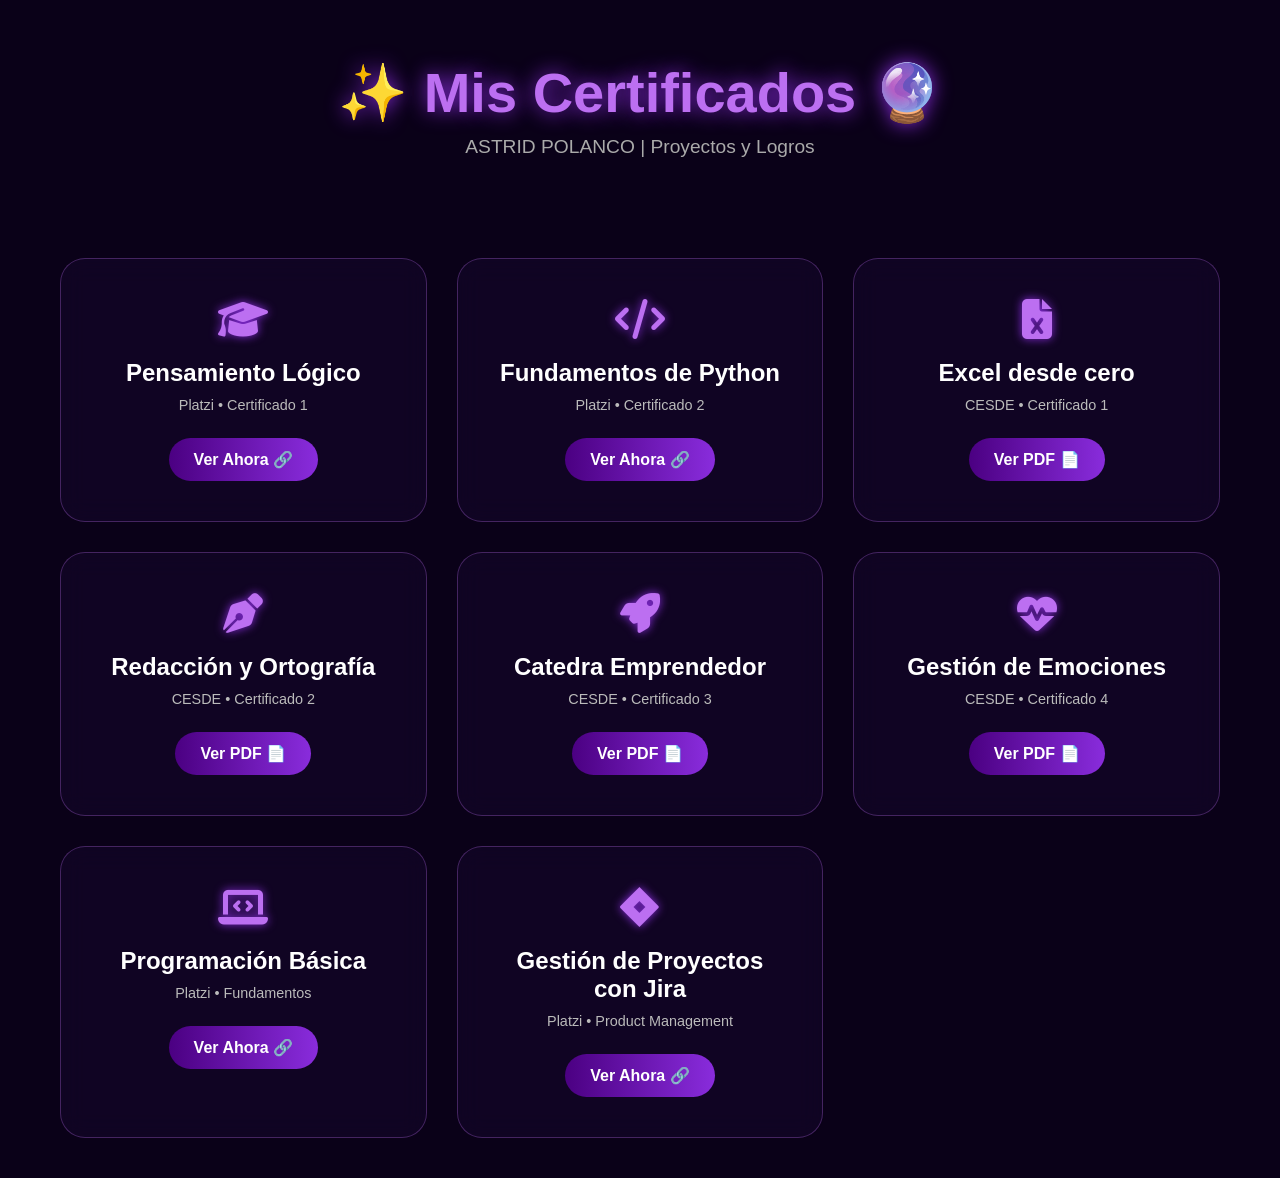
<file: index.html>
<!DOCTYPE html>
<html lang="es">
<head>
    <meta charset="UTF-8">
    <meta name="viewport" content="width=device-width, initial-scale=1.0">
    <title>Mis Certificados | Dark Edition</title>
    <link rel="stylesheet" href="https://cdnjs.cloudflare.com/ajax/libs/font-awesome/6.5.0/css/all.min.css">
    <style>
        /* Estilos base */
        * { margin: 0; padding: 0; box-sizing: border-box; }
        
        body {
            font-family: 'Segoe UI', sans-serif;
            color: white;
            background-color: #0a0118;
            overflow-x: hidden;
        }

        /* Capa del fondo con tu GIF */
        .background-gif {
            position: fixed;
            top: 0; left: 0;
            width: 100%; height: 100%;
            z-index: -1;
            background: url('https://i.pinimg.com/originals/b0/c2/98/b0c2988dae6c0f5b02e7433021a91f39.gif') no-repeat center center fixed;
            background-size: cover;
            filter: brightness(0.4) blur(1px); 
        }

        header { text-align: center; padding: 60px 20px; animation: fadeIn 1s; }
        header h1 { color: #bc6ff1; text-shadow: 0 0 20px #892cdc; font-size: 3.5rem; margin-bottom: 10px; }
        header p { color: #aaa; font-size: 1.2rem; }

        .grid {
            display: grid;
            grid-template-columns: repeat(auto-fit, minmax(300px, 1fr));
            gap: 30px;
            max-width: 1200px;
            margin: 0 auto;
            padding: 40px 20px;
        }

        /* Tarjetas con efecto difuminado */
        .card {
            background: rgba(25, 10, 50, 0.45);
            backdrop-filter: blur(12px);
            border: 1px solid rgba(188, 111, 241, 0.3);
            border-radius: 25px;
            padding: 40px;
            text-align: center;
            transition: 0.4s cubic-bezier(0.175, 0.885, 0.32, 1.275);
            animation: slideUp 0.8s ease-out both;
        }

        .card:hover { 
            transform: scale(1.05); 
            border-color: #bc6ff1;
            box-shadow: 0 0 40px rgba(137, 44, 220, 0.6);
            background: rgba(35, 15, 70, 0.7);
        }

        .icon { font-size: 2.5rem; color: #bc6ff1; margin-bottom: 20px; filter: drop-shadow(0 0 5px #892cdc); }
        h3 { margin-bottom: 10px; font-size: 1.5rem; }
        p.desc { color: #bbb; margin-bottom: 25px; font-size: 0.9rem; }

        .btn {
            display: inline-block;
            padding: 12px 25px;
            background: linear-gradient(90deg, #4b0082, #892cdc);
            color: white;
            text-decoration: none;
            border-radius: 50px;
            font-weight: bold;
            transition: 0.3s;
        }

        .btn:hover { box-shadow: 0 0 20px #bc6ff1; filter: brightness(1.2); }

        /* Animaciones */
        @keyframes fadeIn { from { opacity: 0; } to { opacity: 1; } }
        @keyframes slideUp { from { transform: translateY(50px); opacity: 0; } to { transform: translateY(0); opacity: 1; } }
    </style>
</head>
<body>

    <div class="background-gif"></div>

    <header>
        <h1>✨ Mis Certificados 🔮</h1>
        <p>ASTRID POLANCO | Proyectos y Logros</p>
    </header>

    <main>
        <div class="grid">
            <article class="card">
                <i class="fa-solid fa-graduation-cap icon"></i>
                <h3>Pensamiento Lógico</h3>
                <p class="desc">Platzi • Certificado 1</p>
                <a href="https://platzi.com/p/apolanco2713/curso/12116-course/diploma/detalle/" target="_blank" class="btn">Ver Ahora 🔗</a>
            </article>

            <article class="card">
                <i class="fa-solid fa-code icon"></i>
                <h3>Fundamentos de Python</h3>
                <p class="desc">Platzi • Certificado 2</p>
                <a href="https://platzi.com/p/apolanco2713/curso/12286-course/diploma/detalle/" target="_blank" class="btn">Ver Ahora 🔗</a>
            </article>

            <article class="card">
                <i class="fa-solid fa-file-excel icon"></i>
                <h3>Excel desde cero</h3>
                <p class="desc">CESDE • Certificado 1</p>
                <a href="./Curso de excel desde cero.pdf" target="_blank" class="btn">Ver PDF 📄</a>
            </article>

            <article class="card">
                <i class="fa-solid fa-pen-nib icon"></i>
                <h3>Redacción y Ortografía</h3>
                <p class="desc">CESDE • Certificado 2</p>
                <a href="./Curso de redaccion y ortografia.pdf" target="_blank" class="btn">Ver PDF 📄</a>
            </article>

            <article class="card">
                <i class="fa-solid fa-rocket icon"></i>
                <h3>Catedra Emprendedor</h3>
                <p class="desc">CESDE • Certificado 3</p>
                <a href="./curso de ser emprendedor.pdf" target="_blank" class="btn">Ver PDF 📄</a>
            </article>

            <article class="card">
                <i class="fa-solid fa-heart-pulse icon"></i>
                <h3>Gestión de Emociones</h3>
                <p class="desc">CESDE • Certificado 4</p>
                <a href="./certificacion gestion de las emociones.pdf" target="_blank" class="btn">Ver PDF 📄</a>
            </article>

            <article class="card">
                <i class="fa-solid fa-laptop-code icon"></i>
                <h3>Programación Básica</h3>
                <p class="desc">Platzi • Fundamentos</p>
                <a href="https://platzi.com/p/apolanco2713/curso/3208-course/diploma/detalle/" target="_blank" class="btn">Ver Ahora 🔗</a>
            </article>

            <article class="card">
                <i class="fa-brands fa-jira icon"></i>
                <h3>Gestión de Proyectos con Jira</h3>
                <p class="desc">Platzi • Product Management</p>
                <a href="https://platzi.com/p/apolanco2713/curso/11967-course/diploma/detalle/" target="_blank" class="btn">Ver Ahora 🔗</a>
            </article>

        </div>
    </main>

</body>
</html>
</file>
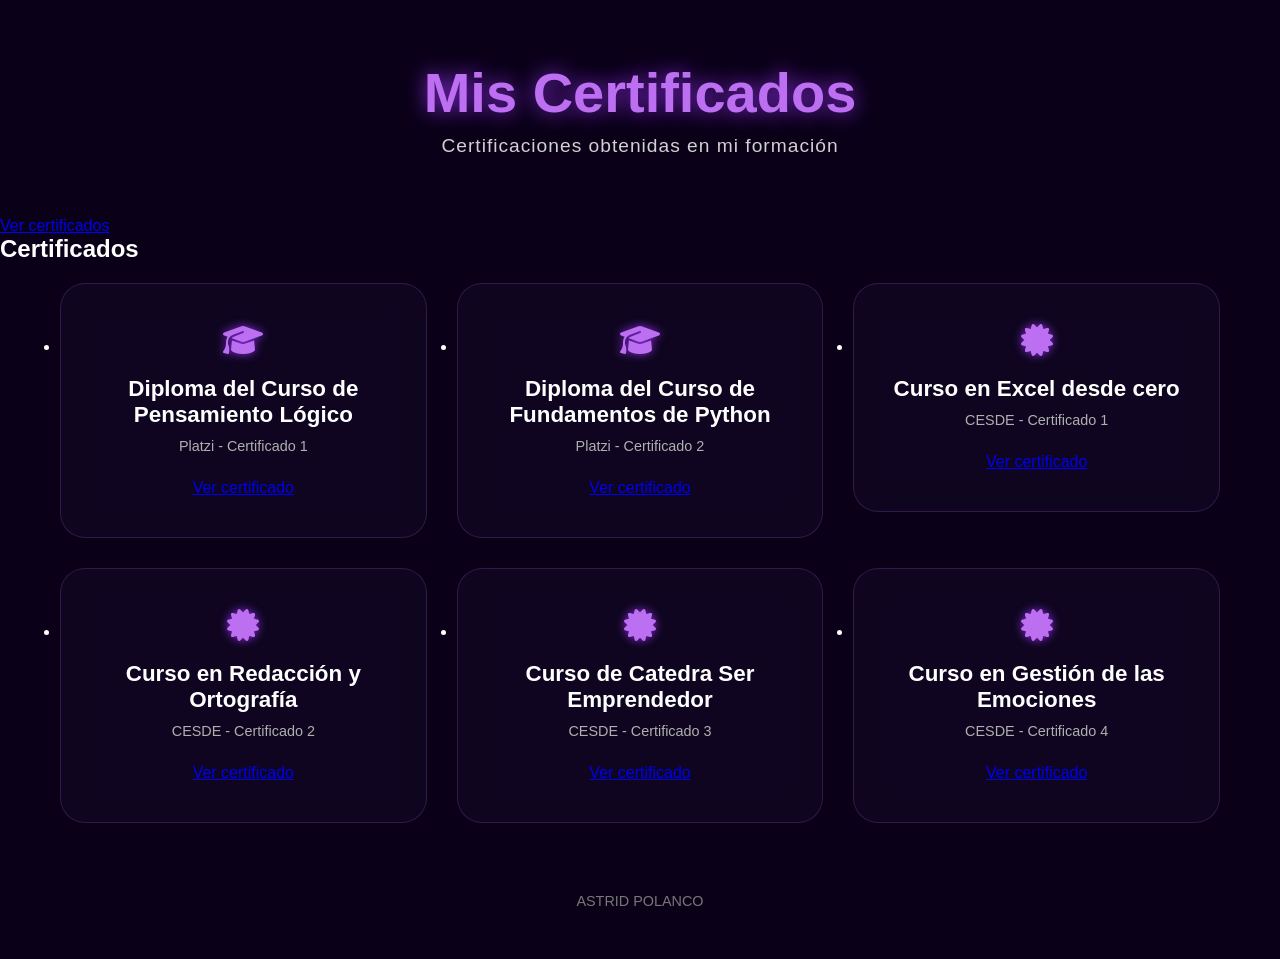
<file: certificados.html>
<!DOCTYPE html>
<html lang="es">
<head>
    <meta charset="UTF-8">
    <meta name="viewport" content="width=device-width, initial-scale=1.0">
    <title>Mis Certificados</title>
    <link rel="stylesheet" href="./certificados.css">
    <link rel="stylesheet" href="https://cdnjs.cloudflare.com/ajax/libs/font-awesome/6.5.0/css/all.min.css">
</head>

<body>

<header>
    <h1>Mis Certificados</h1>
    <p>Certificaciones obtenidas en mi formación</p>
</header>

<nav>
    <a href="#certificados">Ver certificados</a>
</nav>

<main>

<section id="certificados">
    <h2>Certificados</h2>

    <ul class="grid">

        <li> 
            <article class="card">
                <i class="fa-solid fa-graduation-cap icon"></i>
                <h3>Diploma del Curso de Pensamiento Lógico</h3>
                <p>Platzi - Certificado 1</p>
                <a href="https://platzi.com/p/apolanco2713/curso/12116-course/diploma/detalle/" target="_blank">
                    Ver certificado
                </a>
            </article>
        </li>

        <li>
            <article class="card">
                <i class="fa-solid fa-graduation-cap icon"></i>
                <h3> Diploma del Curso de Fundamentos de Python</h3>
                <p>Platzi - Certificado 2</p>
                <a href="https://platzi.com/p/apolanco2713/curso/12286-course/diploma/detalle/" target="_blank">
                    Ver certificado
                </a>
            </article>
        </li>

        <li>
            <article class="card">
                <i class="fa-solid fa-certificate icon"></i>
                <h3>Curso en Excel desde cero</h3>
                <p>CESDE - Certificado 1</p>
                <a href="./Curso de excel desde cero.pdf" target="_blank">
                    Ver certificado
                </a>
            </article>
        </li>

        <li>
            <article class="card">
                <i class="fa-solid fa-certificate icon"></i>
                <h3>Curso en Redacción y Ortografía</h3>
                <p>CESDE - Certificado 2</p>
                <a href="./Curso de redaccion y ortografia.pdf" target="_blank">
                    Ver certificado
                </a>
            </article>
        </li>

        <li>
            <article class="card">
                <i class="fa-solid fa-certificate icon"></i>
                <h3>Curso de Catedra Ser Emprendedor</h3>
                <p>CESDE - Certificado 3</p>
                <a href="./curso de ser emprendedor.pdf" target="_blank">
                    Ver certificado
                </a>
            </article>
        </li>

        <li>
            <article class="card">
                <i class="fa-solid fa-certificate icon"></i>
                <h3>Curso en Gestión de las Emociones</h3>
                <p>CESDE - Certificado 4</p>
                <a href="./certificacion gestion de las emociones.pdf" target="_blank">
                    Ver certificado
                </a>
            </article>
        </li>

    </ul>
</section>

</main>

<footer>
    <p>ASTRID POLANCO</p>
</footer>

</body>
</html>
</file>
<file: certificados.css>
/* --- RESET Y BASE --- */
* {
    margin: 0;
    padding: 0;
    box-sizing: border-box;
}

body {
    font-family: 'Segoe UI', Tahoma, sans-serif;
    color: #ffffff;
    overflow-x: hidden;
    background-color: #0a0118; 
}

/* --- CONFIGURACIÓN DEL FONDO (GIF CORREGIDO) --- */
.background-gif {
    position: fixed;
    top: 0;
    left: 0;
    width: 100%;
    height: 100%;
    z-index: -1;
    /* Enlace corregido y limpio */
    background: url('https://i.pinimg.com/originals/b0/c2/98/b0c2988dae6c0f5b02e7433021a91f39.gif') no-repeat center center fixed;
    background-size: cover;
    filter: brightness(0.3) blur(2px); 
}

/* --- ANIMACIONES --- */
@keyframes fadeInUp {
    from {
        opacity: 0;
        transform: translateY(30px);
        filter: blur(5px);
    }
    to {
        opacity: 1;
        transform: translateY(0);
        filter: blur(0);
    }
}

/* --- HEADER --- */
header {
    text-align: center;
    padding: 60px 20px;
    animation: fadeInUp 1s ease-out;
}

header h1 {
    font-size: 3.5rem;
    color: #bc6ff1;
    text-shadow: 0 0 20px #892cdc;
    margin-bottom: 10px;
}

header p {
    color: #d1d1d1;
    font-size: 1.2rem;
    letter-spacing: 1px;
}

/* --- GRID DE TARJETAS --- */
.grid {
    display: grid;
    grid-template-columns: repeat(auto-fit, minmax(280px, 1fr));
    gap: 30px;
    max-width: 1200px;
    margin: 0 auto;
    padding: 20px;
}

.card {
    background: rgba(20, 10, 40, 0.5); /* Efecto Glassmorphism[cite: 3, 4] */
    backdrop-filter: blur(15px);
    border: 1px solid rgba(188, 111, 241, 0.2);
    border-radius: 25px;
    padding: 40px 20px;
    text-align: center;
    position: relative;
    transition: 0.4s cubic-bezier(0.175, 0.885, 0.32, 1.275);
    animation: fadeInUp 0.8s ease-out both;
}

/* Retraso de animación para cada tarjeta[cite: 3] */
.card:nth-child(1) { animation-delay: 0.1s; }
.card:nth-child(2) { animation-delay: 0.2s; }
.card:nth-child(3) { animation-delay: 0.3s; }
.card:nth-child(4) { animation-delay: 0.4s; }
.card:nth-child(5) { animation-delay: 0.5s; }
.card:nth-child(6) { animation-delay: 0.6s; }
.card:nth-child(7) { animation-delay: 0.7s; }

.card:hover {
    transform: scale(1.05);
    border-color: #bc6ff1;
    box-shadow: 0 0 40px rgba(137, 44, 220, 0.5);
    background: rgba(30, 15, 60, 0.7);
}

.emoji-tag {
    font-size: 2.5rem;
    display: block;
    margin-bottom: 10px;
}

.icon {
    font-size: 2rem;
    color: #bc6ff1;
    margin-bottom: 20px;
    filter: drop-shadow(0 0 5px #892cdc);
}

.card h3 {
    font-size: 1.4rem;
    margin-bottom: 10px;
    font-weight: 600;
}

.card p {
    color: #b0b0b0;
    font-size: 0.9rem;
    margin-bottom: 25px;
}

/* --- BOTONES --- */
.btn {
    display: inline-block;
    padding: 12px 25px;
    background: linear-gradient(90deg, #4b0082, #892cdc);
    color: white;
    text-decoration: none;
    border-radius: 50px;
    font-weight: bold;
    transition: 0.3s;
    border: 1px solid rgba(255, 255, 255, 0.1);
}

.btn:hover {
    box-shadow: 0 0 20px #bc6ff1;
    filter: brightness(1.2);
    transform: translateY(-2px);
}

/* --- FOOTER --- */
footer {
    text-align: center;
    padding: 50px;
    color: #777;
    font-size: 0.9rem;
}
</file>
